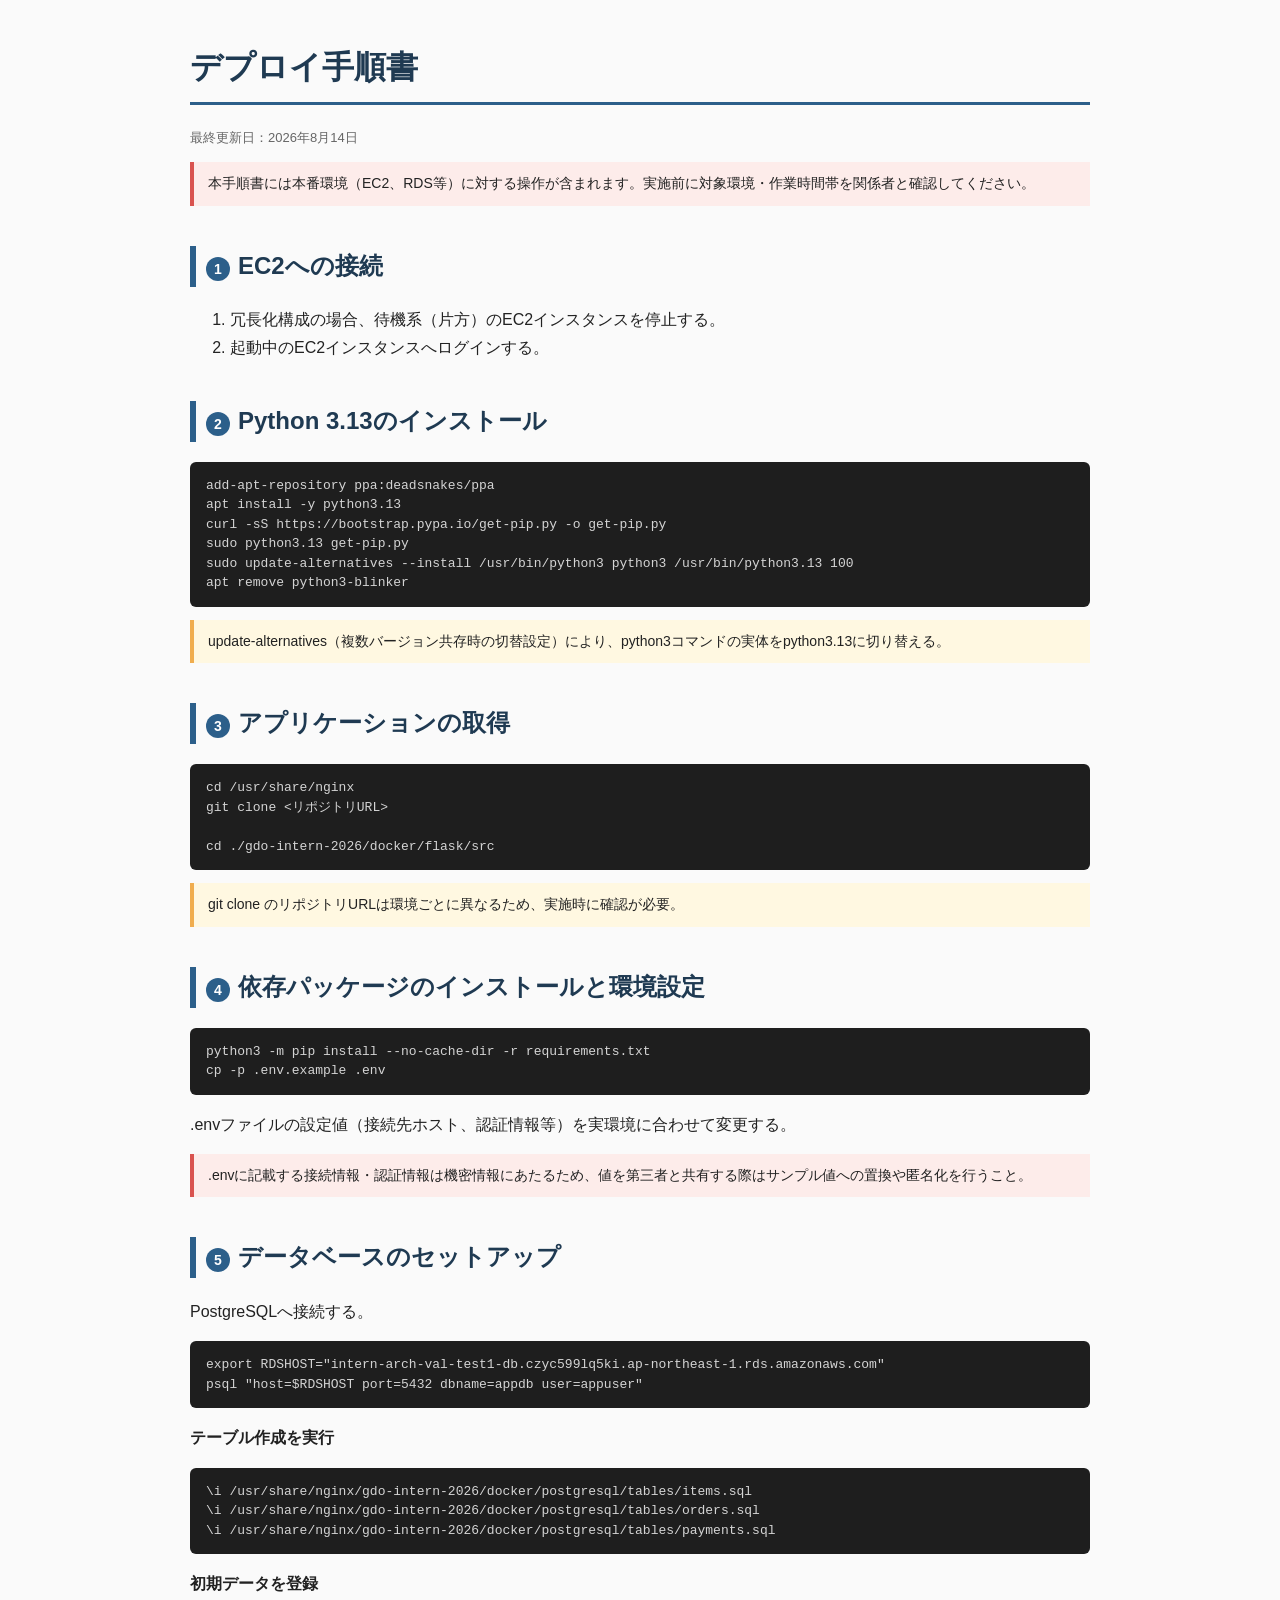
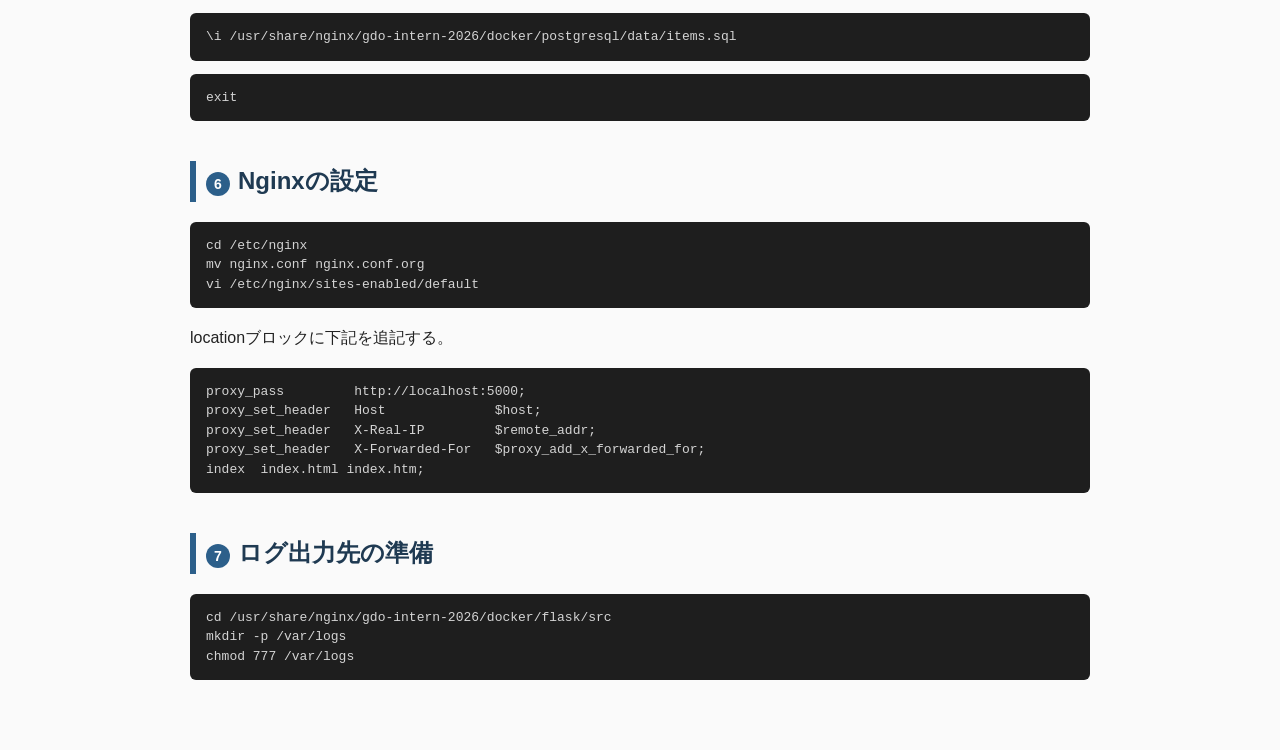
<file: deploy_procedure.html>
<!DOCTYPE html>
<html lang="ja">
<head>
<meta charset="UTF-8">
<title>デプロイ手順書</title>
<style>
  body {
    font-family: "Hiragino Kaku Gothic ProN", "Meiryo", sans-serif;
    line-height: 1.7;
    color: #222;
    max-width: 900px;
    margin: 40px auto;
    padding: 0 20px;
    background: #fafafa;
  }
  h1 {
    border-bottom: 3px solid #2c5f8a;
    padding-bottom: 8px;
    color: #1f3a52;
  }
  h2 {
    margin-top: 40px;
    border-left: 6px solid #2c5f8a;
    padding-left: 10px;
    color: #1f3a52;
  }
  .step-number {
    display: inline-block;
    background: #2c5f8a;
    color: #fff;
    border-radius: 50%;
    width: 24px;
    height: 24px;
    text-align: center;
    line-height: 24px;
    font-size: 14px;
    margin-right: 8px;
  }
  pre {
    background: #1e1e1e;
    color: #d4d4d4;
    padding: 14px 16px;
    border-radius: 6px;
    overflow-x: auto;
    font-size: 13px;
    line-height: 1.5;
  }
  code {
    font-family: Consolas, Monaco, "Courier New", monospace;
  }
  .note {
    background: #fff8e1;
    border-left: 4px solid #f0ad4e;
    padding: 10px 14px;
    margin: 12px 0;
    font-size: 14px;
  }
  .caution {
    background: #fdecea;
    border-left: 4px solid #d9534f;
    padding: 10px 14px;
    margin: 12px 0;
    font-size: 14px;
  }
  table {
    border-collapse: collapse;
    margin: 10px 0;
  }
  th, td {
    border: 1px solid #ccc;
    padding: 6px 10px;
    font-size: 14px;
  }
  .updated {
    color: #666;
    font-size: 13px;
  }
</style>
</head>
<body>

<h1>デプロイ手順書</h1>
<p class="updated">最終更新日：2026年8月14日</p>

<div class="caution">
本手順書には本番環境（EC2、RDS等）に対する操作が含まれます。実施前に対象環境・作業時間帯を関係者と確認してください。
</div>

<h2><span class="step-number">1</span>EC2への接続</h2>
<ol>
  <li>冗長化構成の場合、待機系（片方）のEC2インスタンスを停止する。</li>
  <li>起動中のEC2インスタンスへログインする。</li>
</ol>

<h2><span class="step-number">2</span>Python 3.13のインストール</h2>
<pre><code>add-apt-repository ppa:deadsnakes/ppa
apt install -y python3.13
curl -sS https://bootstrap.pypa.io/get-pip.py -o get-pip.py
sudo python3.13 get-pip.py
sudo update-alternatives --install /usr/bin/python3 python3 /usr/bin/python3.13 100
apt remove python3-blinker</code></pre>
<div class="note">
update-alternatives（複数バージョン共存時の切替設定）により、python3コマンドの実体をpython3.13に切り替える。
</div>

<h2><span class="step-number">3</span>アプリケーションの取得</h2>
<pre><code>cd /usr/share/nginx
git clone &lt;リポジトリURL&gt;

cd ./gdo-intern-2026/docker/flask/src</code></pre>
<div class="note">
git clone のリポジトリURLは環境ごとに異なるため、実施時に確認が必要。
</div>

<h2><span class="step-number">4</span>依存パッケージのインストールと環境設定</h2>
<pre><code>python3 -m pip install --no-cache-dir -r requirements.txt
cp -p .env.example .env</code></pre>
<p>.envファイルの設定値（接続先ホスト、認証情報等）を実環境に合わせて変更する。</p>
<div class="caution">
.envに記載する接続情報・認証情報は機密情報にあたるため、値を第三者と共有する際はサンプル値への置換や匿名化を行うこと。
</div>

<h2><span class="step-number">5</span>データベースのセットアップ</h2>
<p>PostgreSQLへ接続する。</p>
<pre><code>export RDSHOST="intern-arch-val-test1-db.czyc599lq5ki.ap-northeast-1.rds.amazonaws.com"
psql "host=$RDSHOST port=5432 dbname=appdb user=appuser"</code></pre>

<p><strong>テーブル作成を実行</strong></p>
<pre><code>\i /usr/share/nginx/gdo-intern-2026/docker/postgresql/tables/items.sql
\i /usr/share/nginx/gdo-intern-2026/docker/postgresql/tables/orders.sql
\i /usr/share/nginx/gdo-intern-2026/docker/postgresql/tables/payments.sql</code></pre>

<p><strong>初期データを登録</strong></p>
<pre><code>\i /usr/share/nginx/gdo-intern-2026/docker/postgresql/data/items.sql</code></pre>

<pre><code>exit</code></pre>

<h2><span class="step-number">6</span>Nginxの設定</h2>
<pre><code>cd /etc/nginx
mv nginx.conf nginx.conf.org
vi /etc/nginx/sites-enabled/default</code></pre>

<p>locationブロックに下記を追記する。</p>
<pre><code>proxy_pass         http://localhost:5000;
proxy_set_header   Host              $host;
proxy_set_header   X-Real-IP         $remote_addr;
proxy_set_header   X-Forwarded-For   $proxy_add_x_forwarded_for;
index  index.html index.htm;</code></pre>

<h2><span class="step-number">7</span>ログ出力先の準備</h2>
<pre><code>cd /usr/share/nginx/gdo-intern-2026/docker/flask/src
mkdir -p /var/logs
chmod 777 /var/logs</code></pre>

</body>
</html>
</file>
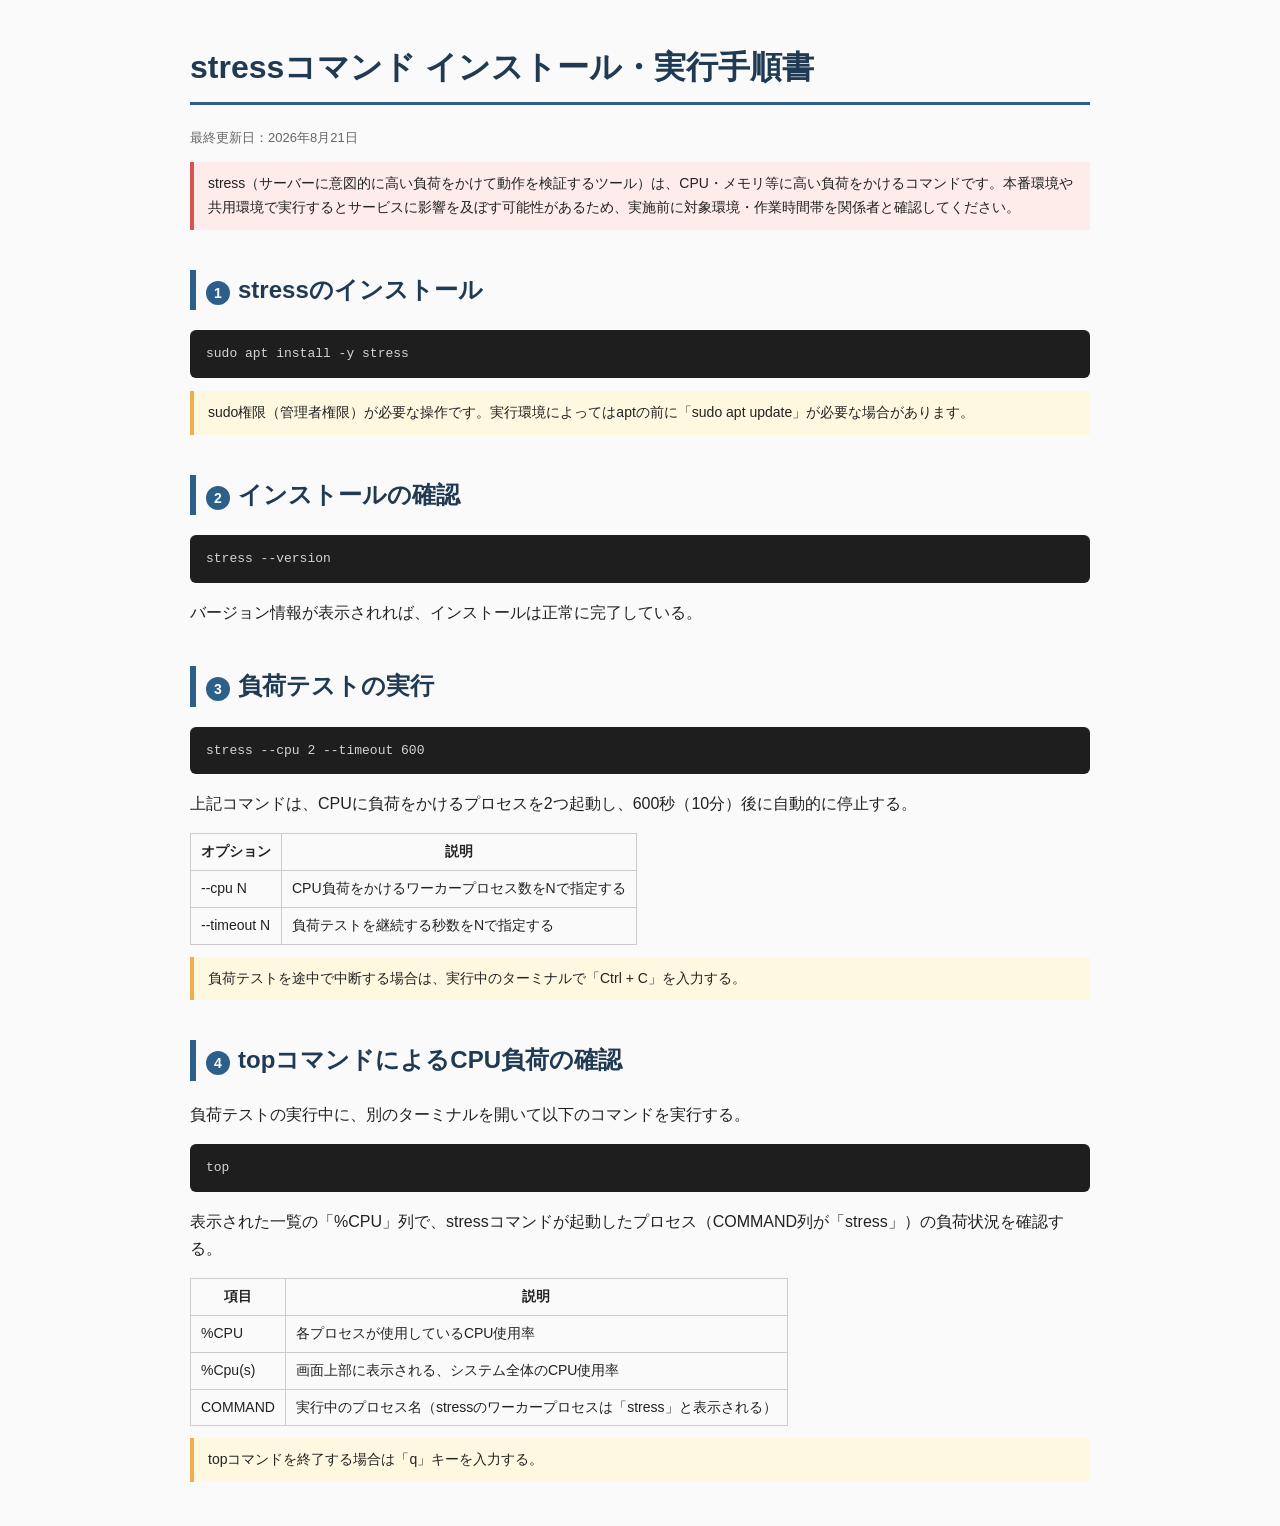
<file: stress_procedure.html>
<!DOCTYPE html>
<html lang="ja">
<head>
<meta charset="UTF-8">
<title>stressコマンド インストール・実行手順書</title>
<style>
  body {
    font-family: "Hiragino Kaku Gothic ProN", "Meiryo", sans-serif;
    line-height: 1.7;
    color: #222;
    max-width: 900px;
    margin: 40px auto;
    padding: 0 20px;
    background: #fafafa;
  }
  h1 {
    border-bottom: 3px solid #2c5f8a;
    padding-bottom: 8px;
    color: #1f3a52;
  }
  h2 {
    margin-top: 40px;
    border-left: 6px solid #2c5f8a;
    padding-left: 10px;
    color: #1f3a52;
  }
  .step-number {
    display: inline-block;
    background: #2c5f8a;
    color: #fff;
    border-radius: 50%;
    width: 24px;
    height: 24px;
    text-align: center;
    line-height: 24px;
    font-size: 14px;
    margin-right: 8px;
  }
  pre {
    background: #1e1e1e;
    color: #d4d4d4;
    padding: 14px 16px;
    border-radius: 6px;
    overflow-x: auto;
    font-size: 13px;
    line-height: 1.5;
  }
  code {
    font-family: Consolas, Monaco, "Courier New", monospace;
  }
  .note {
    background: #fff8e1;
    border-left: 4px solid #f0ad4e;
    padding: 10px 14px;
    margin: 12px 0;
    font-size: 14px;
  }
  .caution {
    background: #fdecea;
    border-left: 4px solid #d9534f;
    padding: 10px 14px;
    margin: 12px 0;
    font-size: 14px;
  }
  table {
    border-collapse: collapse;
    margin: 10px 0;
  }
  th, td {
    border: 1px solid #ccc;
    padding: 6px 10px;
    font-size: 14px;
  }
  .updated {
    color: #666;
    font-size: 13px;
  }
</style>
</head>
<body>

<h1>stressコマンド インストール・実行手順書</h1>
<p class="updated">最終更新日：2026年8月21日</p>

<div class="caution">
stress（サーバーに意図的に高い負荷をかけて動作を検証するツール）は、CPU・メモリ等に高い負荷をかけるコマンドです。本番環境や共用環境で実行するとサービスに影響を及ぼす可能性があるため、実施前に対象環境・作業時間帯を関係者と確認してください。
</div>

<h2><span class="step-number">1</span>stressのインストール</h2>
<pre><code>sudo apt install -y stress</code></pre>
<div class="note">
sudo権限（管理者権限）が必要な操作です。実行環境によってはaptの前に「sudo apt update」が必要な場合があります。
</div>

<h2><span class="step-number">2</span>インストールの確認</h2>
<pre><code>stress --version</code></pre>
<p>バージョン情報が表示されれば、インストールは正常に完了している。</p>

<h2><span class="step-number">3</span>負荷テストの実行</h2>
<pre><code>stress --cpu 2 --timeout 600</code></pre>
<p>上記コマンドは、CPUに負荷をかけるプロセスを2つ起動し、600秒（10分）後に自動的に停止する。</p>
<table>
  <tr><th>オプション</th><th>説明</th></tr>
  <tr><td>--cpu N</td><td>CPU負荷をかけるワーカープロセス数をNで指定する</td></tr>
  <tr><td>--timeout N</td><td>負荷テストを継続する秒数をNで指定する</td></tr>
</table>
<div class="note">
負荷テストを途中で中断する場合は、実行中のターミナルで「Ctrl + C」を入力する。
</div>

<h2><span class="step-number">4</span>topコマンドによるCPU負荷の確認</h2>
<p>負荷テストの実行中に、別のターミナルを開いて以下のコマンドを実行する。</p>
<pre><code>top</code></pre>
<p>表示された一覧の「%CPU」列で、stressコマンドが起動したプロセス（COMMAND列が「stress」）の負荷状況を確認する。</p>
<table>
  <tr><th>項目</th><th>説明</th></tr>
  <tr><td>%CPU</td><td>各プロセスが使用しているCPU使用率</td></tr>
  <tr><td>%Cpu(s)</td><td>画面上部に表示される、システム全体のCPU使用率</td></tr>
  <tr><td>COMMAND</td><td>実行中のプロセス名（stressのワーカープロセスは「stress」と表示される）</td></tr>
</table>
<div class="note">
topコマンドを終了する場合は「q」キーを入力する。
</div>

</body>
</html>
</file>
